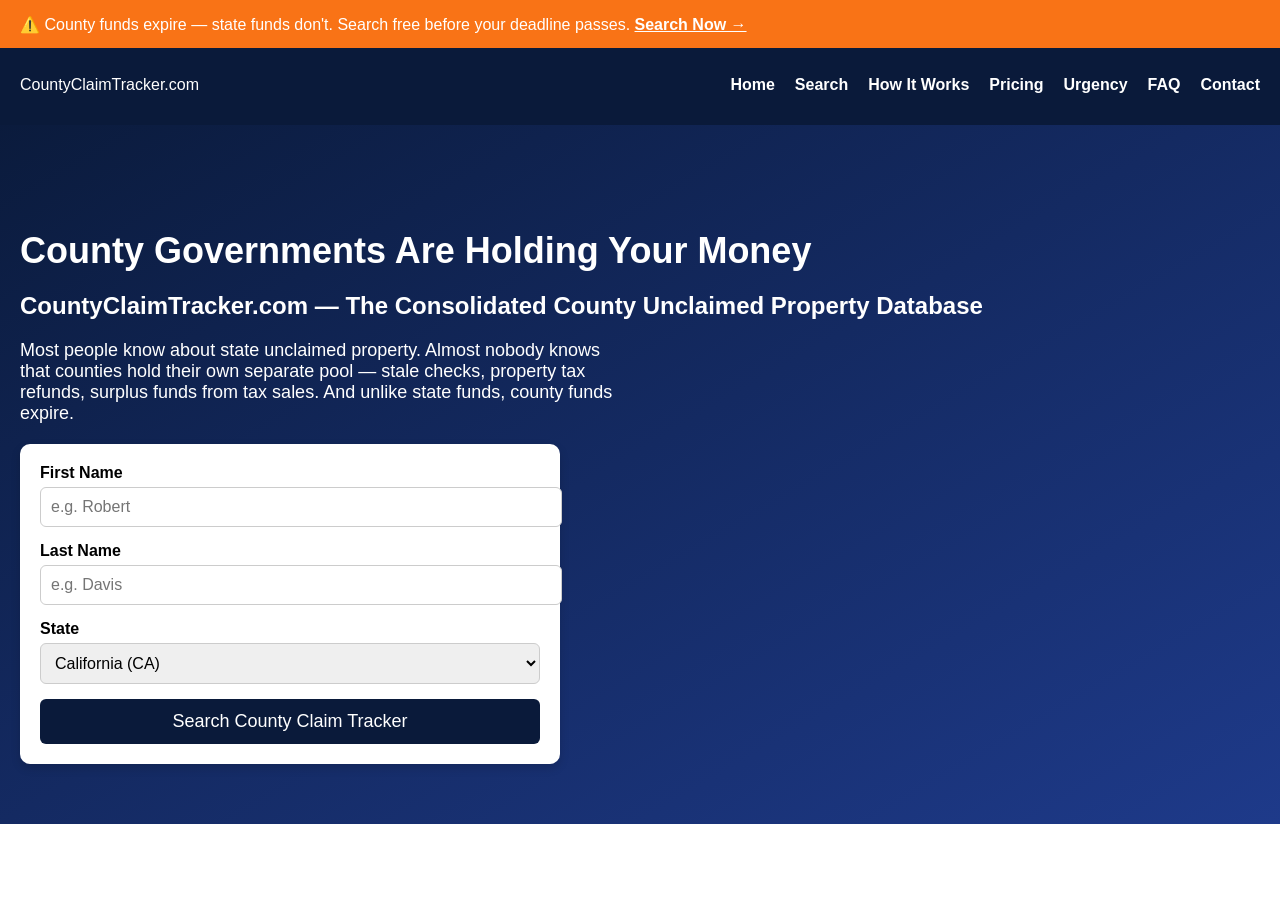
<file: index.html>
<!DOCTYPE html>
<html lang="en">
<head>
  <meta charset="UTF-8">
  <meta name="viewport" content="width=device-width, initial-scale=1.0">
  <title>CountyClaimTracker.com — The Consolidated County Unclaimed Property Database</title>

  <style>
    body {
      margin: 0;
      font-family: Arial, sans-serif;
    }

    /* Announcement Bar */
    #announcement-bar {
      background: #f97316;
      color: white;
      padding: 10px 20px;
      display: flex;
      justify-content: space-between;
      align-items: center;
      position: fixed;
      top: 0;
      width: 100%;
      z-index: 999;
    }

    #announcement-bar a {
      color: white;
      font-weight: bold;
      text-decoration: underline;
    }

    #announcement-close {
      background: none;
      border: none;
      color: white;
      font-size: 22px;
      cursor: pointer;
    }

    /* Sticky Nav */
    .sticky-nav {
      background: #0a1a3a;
      color: white;
      padding: 15px 20px;
      position: sticky;
      top: 45px;
      z-index: 998;
    }

    .nav-container {
      display: flex;
      justify-content: space-between;
      align-items: center;
    }

    .nav-links {
      list-style: none;
      display: flex;
      gap: 20px;
    }

    .nav-links a {
      color: white;
      text-decoration: none;
      font-weight: bold;
    }

    /* Hero Section */
    .hero-section {
      background: linear-gradient(to bottom right, #0a1a3a, #1e3a8a);
      color: white;
      padding: 120px 20px 60px;
    }

    .hero-title {
      font-size: 36px;
      margin-bottom: 10px;
    }

    .hero-subtitle {
      font-size: 18px;
      margin-bottom: 20px;
      max-width: 600px;
    }

    /* Search Card */
    .search-card {
      background: white;
      color: black;
      padding: 20px;
      border-radius: 10px;
      max-width: 500px;
      box-shadow: 0 4px 10px rgba(0,0,0,0.15);
      margin-top: 20px;
    }

    .form-group {
      margin-bottom: 15px;
    }

    .form-label {
      font-weight: bold;
      display: block;
      margin-bottom: 5px;
    }

    .form-input, .form-select {
      width: 100%;
      padding: 10px;
      border-radius: 6px;
      border: 1px solid #ccc;
      font-size: 16px;
    }

    .search-button {
      background: #0a1a3a;
      color: white;
      padding: 12px 20px;
      border: none;
      border-radius: 6px;
      cursor: pointer;
      font-size: 18px;
      width: 100%;
    }
  </style>
</head>

<body class="has-announcement">

  <!-- Announcement Bar -->
  <aside id="announcement-bar">
    <div>
      ⚠️ County funds expire — state funds don't. Search free before your deadline passes.
      <a href="#search-form">Search Now →</a>
    </div>
    <button id="announcement-close">&times;</button>
  </aside>

  <!-- Sticky Navigation -->
  <header class="sticky-nav">
    <div class="nav-container">
      <span class="logo-text">CountyClaimTracker<span class="logo-dot">.com</span></span>

      <ul class="nav-links">
        <li><a href="#home">Home</a></li>
        <li><a href="#search-form">Search</a></li>
        <li><a href="#how-it-works">How It Works</a></li>
        <li><a href="#pricing">Pricing</a></li>
        <li><a href="#urgency">Urgency</a></li>
        <li><a href="#faq">FAQ</a></li>
        <li><a href="#contact">Contact</a></li>
      </ul>
    </div>
  </header>

  <!-- Hero Section -->
  <section class="hero-section" id="home">
    <h1 class="hero-title">County Governments Are Holding Your Money</h1>
    <h1>CountyClaimTracker.com — The Consolidated County Unclaimed Property Database</h1>

    <p class="hero-subtitle">
      Most people know about state unclaimed property. Almost nobody knows that counties hold their own separate pool — stale checks, property tax refunds, surplus funds from tax sales. And unlike state funds, county funds expire.
    </p>

    <!-- Search Form -->
    <div class="search-card" id="search-form">
      <form id="searchForm">
        
        <div class="form-group">
          <label class="form-label">First Name</label>
          <input id="firstName" type="text" class="form-input" placeholder="e.g. Robert" required>
        </div>

        <div class="form-group">
          <label class="form-label">Last Name</label>
          <input id="lastName" type="text" class="form-input" placeholder="e.g. Davis" required>
        </div>

        <div class="form-group">
          <label class="form-label">State</label>
          <select id="stateSelect" class="form-select" required>
            <option value="">Select State</option>
            <option value="CA" selected>California (CA)</option>
          </select>
        </div>

        <button type="submit" class="search-button">Search County Claim Tracker</button>
      </form>
    </div>
  </section>

  <!-- Connect search.js -->
  <script src="search.js"></script>

</body>
</html>
</file>
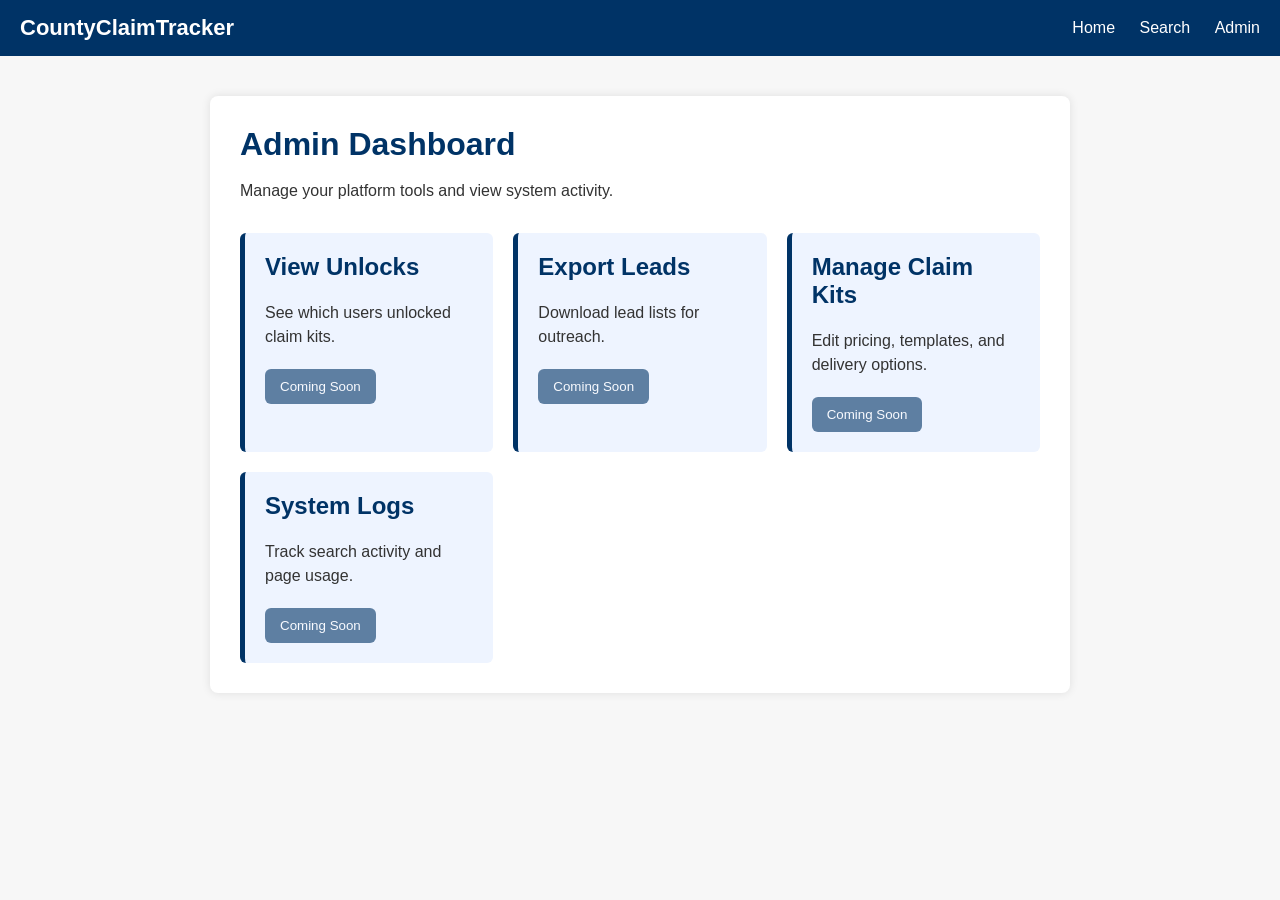
<file: admin.html>
<!DOCTYPE html>
<html>
<head>
  <title>CountyClaimTracker – Admin</title>
  <link rel="stylesheet" href="style.css">
</head>

<body>

  <!-- NAVBAR -->
  <div class="navbar">
    <div class="logo">CountyClaimTracker</div>
    <div class="nav-right">
      <a href="index.html">Home</a>
      <a href="search.html">Search</a>
      <a href="admin.html">Admin</a>
    </div>
  </div>

  <!-- PAGE CONTAINER -->
  <div class="page-container">

    <h1>Admin Dashboard</h1>
    <p>Manage your platform tools and view system activity.</p>

    <!-- ADMIN GRID -->
    <div class="admin-grid">

      <div class="admin-card">
        <h2>View Unlocks</h2>
        <p>See which users unlocked claim kits.</p>
        <button disabled>Coming Soon</button>
      </div>

      <div class="admin-card">
        <h2>Export Leads</h2>
        <p>Download lead lists for outreach.</p>
        <button disabled>Coming Soon</button>
      </div>

      <div class="admin-card">
        <h2>Manage Claim Kits</h2>
        <p>Edit pricing, templates, and delivery options.</p>
        <button disabled>Coming Soon</button>
      </div>

      <div class="admin-card">
        <h2>System Logs</h2>
        <p>Track search activity and page usage.</p>
        <button disabled>Coming Soon</button>
      </div>

    </div>

  </div>

</body>
</html>
</file>
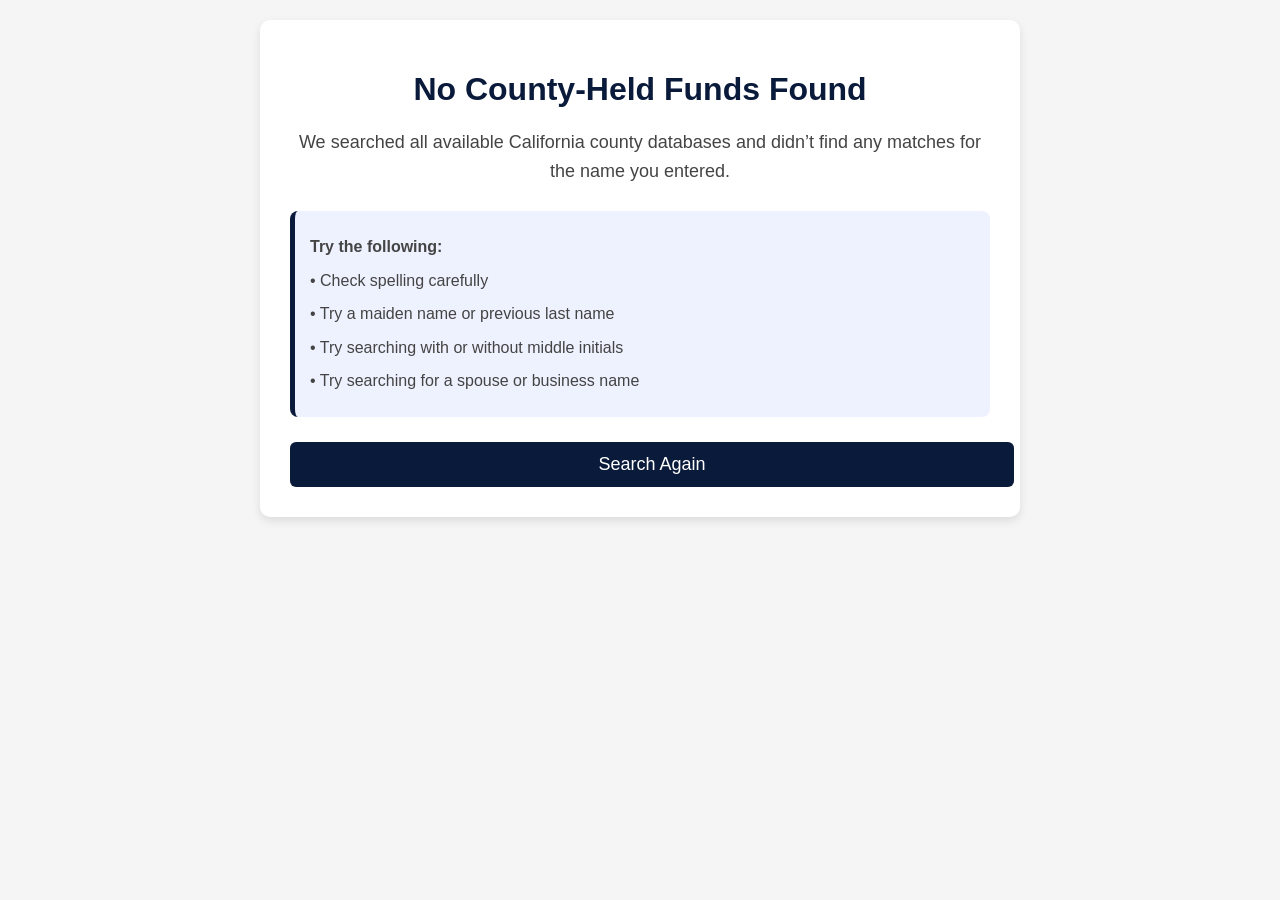
<file: no_results.html>
<!DOCTYPE html>
<html lang="en">
<head>
  <meta charset="UTF-8">
  <meta name="viewport" content="width=device-width, initial-scale=1.0">
  <title>No Results Found</title>

  <style>
    body {
      font-family: Arial, sans-serif;
      margin: 0;
      background: #f5f5f5;
      padding: 20px;
    }

    .container {
      max-width: 700px;
      margin: auto;
      background: white;
      padding: 30px;
      border-radius: 10px;
      box-shadow: 0 4px 10px rgba(0,0,0,0.1);
      text-align: center;
    }

    h1 {
      color: #0a1a3a;
      margin-bottom: 20px;
    }

    p {
      font-size: 18px;
      color: #444;
      line-height: 1.6;
      margin-bottom: 25px;
    }

    .tips {
      text-align: left;
      background: #eef2ff;
      padding: 15px;
      border-radius: 8px;
      margin-bottom: 25px;
      border-left: 5px solid #0a1a3a;
    }

    .tips p {
      margin: 8px 0;
      font-size: 16px;
    }

    .back-button {
      display: block;
      width: 100%;
      padding: 12px;
      background: #0a1a3a;
      color: white;
      text-align: center;
      border-radius: 6px;
      text-decoration: none;
      font-size: 18px;
      cursor: pointer;
    }
  </style>
</head>

<body>

  <div class="container">
    <h1>No County-Held Funds Found</h1>

    <p>
      We searched all available California county databases and didn’t find any
      matches for the name you entered.
    </p>

    <div class="tips">
      <p><strong>Try the following:</strong></p>
      <p>• Check spelling carefully</p>
      <p>• Try a maiden name or previous last name</p>
      <p>• Try searching with or without middle initials</p>
      <p>• Try searching for a spouse or business name</p>
    </div>

    <a href="/" class="back-button">Search Again</a>
  </div>

</body>
</html>
</file>
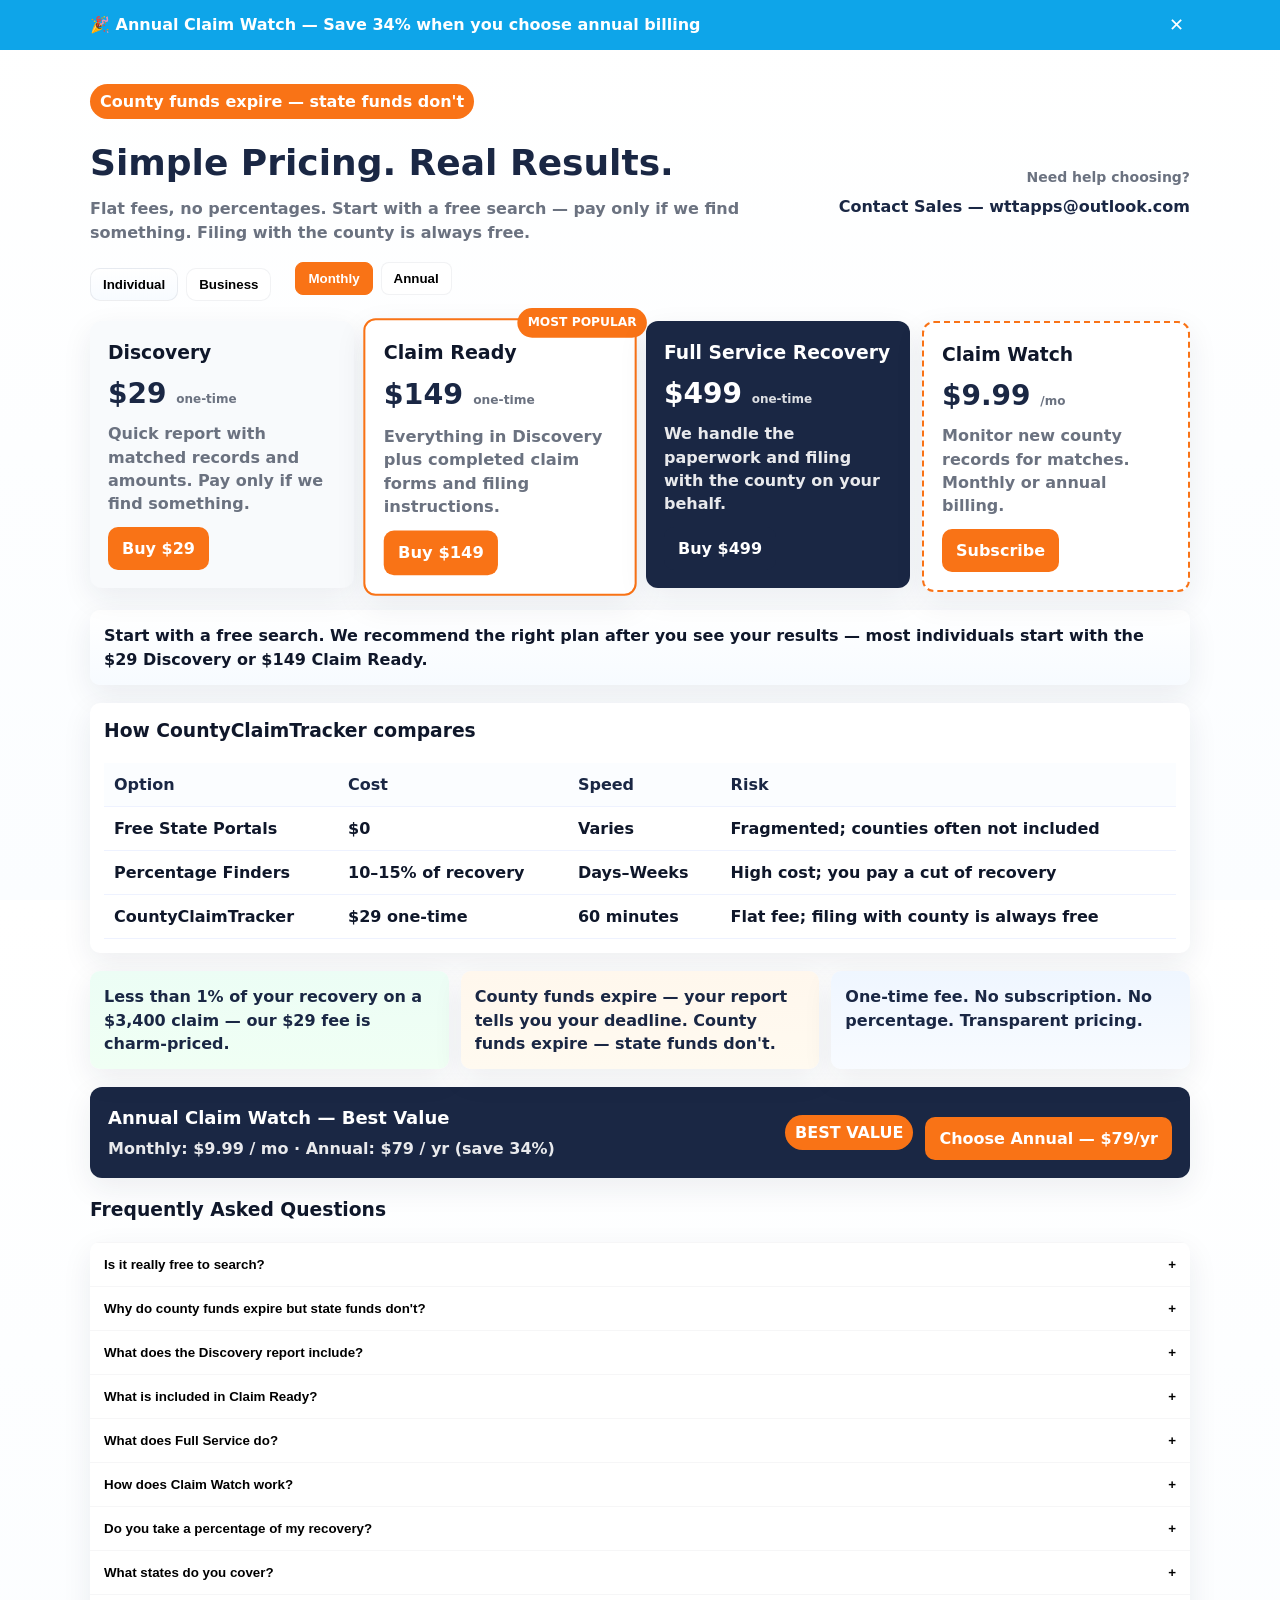
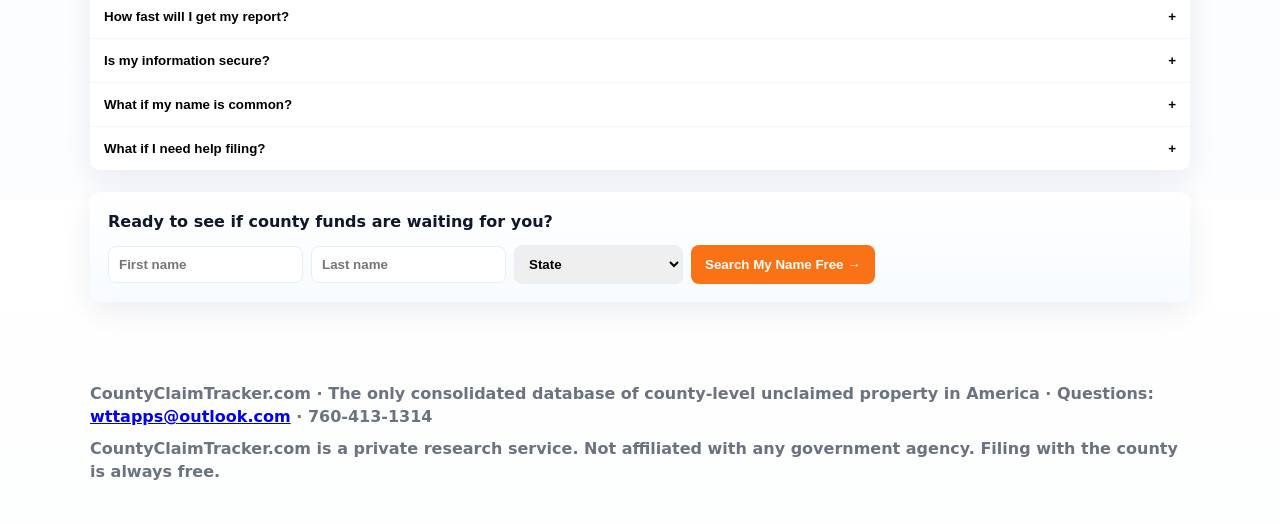
<file: pricing.html>
<!doctype html>
<html lang="en">
<head>
  <meta charset="utf-8" />
  <meta name="viewport" content="width=device-width,initial-scale=1" />
  <title>Pricing — CountyClaimTracker</title>
  <meta name="description" content="Simple pricing for CountyClaimTracker. Flat fees, no percentages. Start with a free search." />
  <style>
    :root{
      --navy:#1a2744;
      --orange:#f97316;
      --green:#16a34a;
      --white:#ffffff;
      --gray:#f8fafc;
      --muted:#6b7280;
      --card-radius:12px;
      --max-width:1100px;
      --shadow: 0 10px 30px rgba(26,39,68,0.08);
      --cta-height:56px;
      --font-sans: "Inter", system-ui, -apple-system, "Segoe UI", Roboto, Arial;
    }
    html,body{height:100%;}
    body{
      margin:0;
      font-family:var(--font-sans);
      color:#0f172a;
      background:linear-gradient(180deg,#ffffff 0%, #fbfdff 100%);
      -webkit-font-smoothing:antialiased;
      -moz-osx-font-smoothing:grayscale;
      line-height:1.45;
    }

    /* Announcement bar */
    .announcement{
      position:fixed;
      top:0;
      left:0;
      right:0;
      background:#0ea5e9; /* bright blue for announcement */
      color:var(--white);
      z-index:1200;
      display:flex;
      align-items:center;
      justify-content:center;
      padding:8px 16px;
      font-weight:800;
      gap:12px;
    }
    .announcement .msg{max-width:var(--max-width); width:100%; display:flex; align-items:center; justify-content:space-between; gap:12px;}
    .announcement .close{background:transparent;border:0;color:inherit;font-size:18px;cursor:pointer;padding:6px;}

    /* Page container */
    .page{max-width:var(--max-width); margin:84px auto 80px; padding:0 16px;}

    /* Hero */
    .hero{display:flex; align-items:center; justify-content:space-between; gap:12px;}
    .hero-left{max-width:720px;}
    .prepill{display:inline-block;background:var(--orange);color:var(--white);padding:6px 10px;border-radius:999px;font-weight:900;margin-bottom:12px;}
    h1{font-size:36px;margin:6px 0 8px;color:var(--navy);}
    p.lead{color:var(--muted);margin:0 0 12px;font-weight:800;}
    .tabs{display:flex; gap:8px; margin-top:12px;}
    .tab-btn{padding:8px 12px;border-radius:10px;border:1px solid rgba(26,39,68,0.06);background:var(--white);cursor:pointer;font-weight:900;}
    .tab-btn.active{background:linear-gradient(180deg,#fff,#f7fbff);border-color:rgba(26,39,68,0.08);}

    /* Billing toggle */
    .billing-toggle{display:flex; gap:8px; align-items:center; margin-left:12px;}
    .billing-toggle button{padding:8px 12px;border-radius:8px;border:1px solid rgba(26,39,68,0.06);background:var(--white);cursor:pointer;font-weight:800;}
    .billing-toggle .active{background:var(--orange);color:var(--white);border-color:var(--orange);}

    /* Pricing grid */
    .pricing-grid{display:flex; gap:12px; margin-top:20px; flex-wrap:wrap; align-items:flex-start;}
    .card{background:var(--white); padding:18px; border-radius:12px; box-shadow:var(--shadow); min-width:220px; max-width:320px; flex:1; position:relative;}
    .card.gray{background:#f8fafc;}
    .card.dark{background:var(--navy); color:var(--white);}
    .card.featured{border:2px solid var(--orange); transform:scale(1.02);}
    .badge{position:absolute; top:-12px; right:-12px; background:var(--orange); color:var(--white); padding:6px 10px; border-radius:999px; font-weight:900; font-size:12px;}
    .price{font-size:28px;font-weight:900;color:var(--navy);}
    .price.dark{color:var(--white);}
    .desc{color:var(--muted); margin-top:8px; font-weight:800;}
    .buy{display:inline-block;margin-top:12px;padding:10px 14px;border-radius:10px;text-decoration:none;font-weight:900;}
    .buy.primary{background:var(--orange);color:var(--white);}
    .buy.secondary{background:var(--navy);color:var(--white);}

    /* Claim Watch dashed */
    .card.dashed{border:2px dashed var(--orange);}

    /* Guidance box */
    .guidance{margin-top:18px;background:linear-gradient(180deg,#fff,#f7fbff);padding:14px;border-radius:10px;box-shadow:var(--shadow);font-weight:900;}

    /* Value comparison table */
    .comparison{margin-top:18px;background:var(--white);padding:14px;border-radius:10px;box-shadow:var(--shadow);overflow:auto;}
    table{width:100%;border-collapse:collapse;font-weight:800;}
    th,td{padding:10px;border-bottom:1px solid #eef2ff;text-align:left;}
    th{background:#fbfdff;color:var(--navy);}

    /* Callouts */
    .callouts{display:flex; gap:12px; margin-top:18px; flex-wrap:wrap;}
    .callout{flex:1; min-width:220px; padding:14px; border-radius:10px; box-shadow:var(--shadow); font-weight:900;}
    .callout.green{background:linear-gradient(180deg,#ecfdf5,#f0fff4); color:var(--navy);}
    .callout.amber{background:linear-gradient(180deg,#fff7ed,#fffaf0); color:var(--navy);}
    .callout.blue{background:linear-gradient(180deg,#eff6ff,#f8fbff); color:var(--navy);}

    /* Annual highlight */
    .annual{margin-top:18px;background:var(--navy);color:var(--white);padding:18px;border-radius:12px;box-shadow:var(--shadow);display:flex;gap:12px;align-items:center;justify-content:space-between;flex-wrap:wrap;}
    .best{background:var(--orange);color:var(--white);padding:6px 10px;border-radius:999px;font-weight:900;}

    /* FAQ */
    .faq{margin-top:18px;}
    .accordion{background:var(--white);border-radius:10px;box-shadow:var(--shadow);overflow:hidden;}
    .qa{border-top:1px solid rgba(26,39,68,0.04);}
    .qa button{width:100%;text-align:left;padding:14px;background:transparent;border:0;font-weight:900;display:flex;justify-content:space-between;align-items:center;cursor:pointer;}
    .qa .answer{padding:0 14px 14px 14px;color:var(--muted);display:none;font-weight:800;}

    /* Final CTA */
    .final-cta{margin-top:22px;background:linear-gradient(180deg,#fff,#f7fbff);padding:18px;border-radius:12px;box-shadow:var(--shadow);display:flex;gap:12px;align-items:center;justify-content:space-between;flex-wrap:wrap;}
    .search-card{display:flex;gap:8px;align-items:center;}
    .search-card input, .search-card select{padding:10px;border-radius:8px;border:1px solid #e6eef6;font-weight:800;}
    .search-card .search-cta{background:var(--orange);color:var(--white);padding:12px 14px;border-radius:8px;border:0;font-weight:900;cursor:pointer;}

    /* Responsive */
    @media (max-width:980px){
      .hero{flex-direction:column;align-items:flex-start;}
      .pricing-grid{flex-direction:column;}
      .callouts{flex-direction:column;}
      .annual{flex-direction:column;align-items:flex-start;}
      .final-cta{flex-direction:column;align-items:flex-start;}
    }
  </style>
</head>
<body>
  <!-- Announcement -->
  <div class="announcement" id="announcement">
    <div class="msg">
      <div>🎉 Annual Claim Watch — Save 34% when you choose annual billing</div>
      <button class="close" id="dismissAnn" aria-label="Dismiss announcement">✕</button>
    </div>
  </div>

  <main class="page" role="main">
    <!-- Hero -->
    <section class="hero" aria-label="Pricing hero">
      <div class="hero-left">
        <div class="prepill">County funds expire — state funds don't</div>
        <h1>Simple Pricing. Real Results.</h1>
        <p class="lead">Flat fees, no percentages. Start with a free search — pay only if we find something. Filing with the county is always free.</p>

        <div style="display:flex;align-items:center;gap:12px;margin-top:8px;">
          <div class="tabs" role="tablist" aria-label="Pricing tabs">
            <button class="tab-btn active" id="tabIndividual">Individual</button>
            <button class="tab-btn" id="tabBusiness">Business</button>
          </div>

          <div class="billing-toggle" aria-label="Billing toggle">
            <button id="billMonthly" class="active">Monthly</button>
            <button id="billAnnual">Annual</button>
          </div>
        </div>
      </div>

      <div style="text-align:right;">
        <div style="font-weight:900;font-size:14px;color:var(--muted);">Need help choosing?</div>
        <div style="margin-top:8px;"><a href="mailto:wttapps@outlook.com" style="text-decoration:none;color:var(--navy);font-weight:900;">Contact Sales — wttapps@outlook.com</a></div>
      </div>
    </section>

    <!-- Pricing grid -->
    <section id="pricingSection" aria-label="Pricing options">
      <div class="pricing-grid" id="individualGrid">
        <!-- Discovery $29 -->
        <div class="card gray">
          <h3 style="margin:0 0 8px;">Discovery</h3>
          <div class="price">$29 <span style="font-size:12px;font-weight:800;color:var(--muted);">one-time</span></div>
          <div class="desc">Quick report with matched records and amounts. Pay only if we find something.</div>
          <a class="buy primary" href="https://buy.stripe.com/28E00kg4Z3uv3lJ8O76c00d">Buy $29</a>
        </div>

        <!-- Claim Ready $149 (featured) -->
        <div class="card featured">
          <div class="badge">MOST POPULAR</div>
          <h3 style="margin:0 0 8px;">Claim Ready</h3>
          <div class="price">$149 <span style="font-size:12px;font-weight:800;color:var(--muted);">one-time</span></div>
          <div class="desc">Everything in Discovery plus completed claim forms and filing instructions.</div>
          <a class="buy primary" href="https://buy.stripe.com/6oU7sM9GB2qr1dB4xR6c00b">Buy $149</a>
        </div>

        <!-- Full Service $499 -->
        <div class="card dark">
          <h3 style="margin:0 0 8px;color:var(--white);">Full Service Recovery</h3>
          <div class="price dark">$499 <span style="font-size:12px;font-weight:800;color:rgba(255,255,255,0.85);">one-time</span></div>
          <div class="desc" style="color:rgba(255,255,255,0.9);">We handle the paperwork and filing with the county on your behalf.</div>
          <a class="buy secondary" href="https://buy.stripe.com/cNibJ28Cx8OP09x4xR6c009">Buy $499</a>
        </div>

        <!-- Claim Watch $9.99/mo -->
        <div class="card dashed" id="claimWatchCard">
          <h3 style="margin:0 0 8px;">Claim Watch</h3>
          <div class="price">$9.99 <span style="font-size:12px;font-weight:800;color:var(--muted);">/mo</span></div>
          <div class="desc">Monitor new county records for matches. Monthly or annual billing.</div>
          <a class="buy primary" id="claimWatchBuy" href="https://buy.stripe.com/14A6oIdWR4yz1dB7K36c008">Subscribe</a>
        </div>
      </div>

      <!-- Business grid (hidden by default) -->
      <div class="pricing-grid" id="businessGrid" style="display:none;">
        <div class="card gray">
          <h3 style="margin:0 0 8px;">Business Discovery</h3>
          <div class="price">$99 <span style="font-size:12px;font-weight:800;color:var(--muted);">one-time</span></div>
          <div class="desc">Search and report tailored for businesses and entities.</div>
          <a class="buy primary" href="https://buy.stripe.com/eVqdRabOJe99cWjfcv6c00c">Buy $99</a>
        </div>

        <div class="card featured">
          <div class="badge">MOST POPULAR</div>
          <h3 style="margin:0 0 8px;">Business Claim Ready</h3>
          <div class="price">$299 <span style="font-size:12px;font-weight:800;color:var(--muted);">one-time</span></div>
          <div class="desc">Complete claim package for businesses, including entity documentation prep.</div>
          <a class="buy primary" href="https://buy.stripe.com/bJe4gAbOJ2qrcWj2pJ6c00a">Buy $299</a>
        </div>

        <div class="card dashed">
          <h3 style="margin:0 0 8px;">Business Claim Watch</h3>
          <div class="price">$29 <span style="font-size:12px;font-weight:800;color:var(--muted);">/mo</span></div>
          <div class="desc">Monitor county records for business matches. Monthly or annual billing.</div>
          <a class="buy primary" href="https://buy.stripe.com/14A6oIdWR4yz1dB7K36c008">Subscribe</a>
        </div>
      </div>
    </section>

    <!-- Guidance -->
    <div class="guidance" role="note">
      Start with a free search. We recommend the right plan after you see your results — most individuals start with the $29 Discovery or $149 Claim Ready.
    </div>

    <!-- Comparison table -->
    <div class="comparison" aria-label="Value comparison">
      <h3 style="margin-top:0;">How CountyClaimTracker compares</h3>
      <table>
        <thead>
          <tr>
            <th>Option</th>
            <th>Cost</th>
            <th>Speed</th>
            <th>Risk</th>
          </tr>
        </thead>
        <tbody>
          <tr>
            <td>Free State Portals</td>
            <td>$0</td>
            <td>Varies</td>
            <td>Fragmented; counties often not included</td>
          </tr>
          <tr>
            <td>Percentage Finders</td>
            <td>10–15% of recovery</td>
            <td>Days–Weeks</td>
            <td>High cost; you pay a cut of recovery</td>
          </tr>
          <tr>
            <td><strong>CountyClaimTracker</strong></td>
            <td><strong>$29 one-time</strong></td>
            <td><strong>60 minutes</strong></td>
            <td><strong>Flat fee; filing with county is always free</strong></td>
          </tr>
        </tbody>
      </table>
    </div>

    <!-- Callouts -->
    <div class="callouts">
      <div class="callout green">
        Less than 1% of your recovery on a $3,400 claim — our $29 fee is charm-priced.
      </div>
      <div class="callout amber">
        County funds expire — your report tells you your deadline. County funds expire — state funds don't.
      </div>
      <div class="callout blue">
        One-time fee. No subscription. No percentage. Transparent pricing.
      </div>
    </div>

    <!-- Annual highlight -->
    <div class="annual" aria-label="Annual plan highlight">
      <div>
        <div style="font-weight:900;font-size:18px;">Annual Claim Watch — Best Value</div>
        <div style="margin-top:6px; color:rgba(255,255,255,0.9); font-weight:800;">Monthly: $9.99 / mo · Annual: $79 / yr (save 34%)</div>
      </div>
      <div style="display:flex;gap:12px;align-items:center;">
        <div class="best">BEST VALUE</div>
        <a class="buy primary" href="https://buy.stripe.com/28E5kE061aWX7BZc0j6c007">Choose Annual — $79/yr</a>
      </div>
    </div>

    <!-- FAQ (12 questions) -->
    <section class="faq" aria-label="Pricing FAQ">
      <h3 style="margin-top:18px;">Frequently Asked Questions</h3>
      <div class="accordion" id="faqAccordion">
        <div class="qa">
          <button aria-expanded="false">Is it really free to search? <span aria-hidden="true">+</span></button>
          <div class="answer">Yes. Searching our database is free. You only pay a flat fee if we find a match and you want the full report. Filing with the county is always free.</div>
        </div>

        <div class="qa">
          <button aria-expanded="false">Why do county funds expire but state funds don't? <span aria-hidden="true">+</span></button>
          <div class="answer">County rules and retention policies vary; some counties have deadlines or procedures that can result in funds being forfeited if not claimed. State-held unclaimed property is typically retained under state law and does not expire.</div>
        </div>

        <div class="qa">
          <button aria-expanded="false">What does the Discovery report include? <span aria-hidden="true">+</span></button>
          <div class="answer">Discovery returns matched records and amounts (teaser). County details and deadlines are revealed after payment for the full report.</div>
        </div>

        <div class="qa">
          <button aria-expanded="false">What is included in Claim Ready? <span aria-hidden="true">+</span></button>
          <div class="answer">Claim Ready includes pre-filled claim forms, required documents checklist, claim form PDFs, and step-by-step filing instructions to submit to the county.</div>
        </div>

        <div class="qa">
          <button aria-expanded="false">What does Full Service do? <span aria-hidden="true">+</span></button>
          <div class="answer">Full Service Recovery handles paperwork and filing on your behalf and provides priority support for complex claims.</div>
        </div>

        <div class="qa">
          <button aria-expanded="false">How does Claim Watch work? <span aria-hidden="true">+</span></button>
          <div class="answer">Claim Watch scans new county records monthly and emails you when a match appears. You can cancel anytime.</div>
        </div>

        <div class="qa">
          <button aria-expanded="false">Do you take a percentage of my recovery? <span aria-hidden="true">+</span></button>
          <div class="answer">No. We charge flat fees only. We never take a percentage of your recovery.</div>
        </div>

        <div class="qa">
          <button aria-expanded="false">What states do you cover? <span aria-hidden="true">+</span></button>
          <div class="answer">We currently cover county-level records for 21 states and add more monthly. Coverage is updated regularly.</div>
        </div>

        <div class="qa">
          <button aria-expanded="false">How fast will I get my report? <span aria-hidden="true">+</span></button>
          <div class="answer">Discovery results appear in about 60 seconds. Paid full reports are delivered within 60 minutes via email.</div>
        </div>

        <div class="qa">
          <button aria-expanded="false">Is my information secure? <span aria-hidden="true">+</span></button>
          <div class="answer">Yes. We use Stripe for payments and follow best practices for data handling. Notification emails are sent to wttapps@outlook.com.</div>
        </div>

        <div class="qa">
          <button aria-expanded="false">What if my name is common? <span aria-hidden="true">+</span></button>
          <div class="answer">We return all matching records and variations. Our report includes supporting details (dates, amounts, record types) to help you identify the correct match.</div>
        </div>

        <div class="qa">
          <button aria-expanded="false">What if I need help filing? <span aria-hidden="true">+</span></button>
          <div class="answer">We offer Claim Ready ($149) and Full Service ($499) options to prepare documents or file on your behalf. Filing with the county is always free.</div>
        </div>
      </div>
    </section>

    <!-- Final CTA -->
    <div class="final-cta" aria-label="Final call to action">
      <div style="font-weight:900;">Ready to see if county funds are waiting for you?</div>
      <form class="search-card" action="search-results.html" method="get" onsubmit="return validateSearch(this);">
        <input name="first" type="text" placeholder="First name" required />
        <input name="last" type="text" placeholder="Last name" required />
        <select name="state" required>
          <option value="">State</option>
          <option value="AL">Alabama</option>
          <option value="AK">Alaska</option>
          <option value="AZ">Arizona</option>
          <option value="AR">Arkansas</option>
          <option value="CA">California</option>
          <option value="CO">Colorado</option>
          <option value="CT">Connecticut</option>
          <option value="DE">Delaware</option>
          <option value="DC">District of Columbia</option>
          <option value="FL">Florida</option>
          <option value="GA">Georgia</option>
          <option value="HI">Hawaii</option>
          <option value="ID">Idaho</option>
          <option value="IL">Illinois</option>
          <option value="IN">Indiana</option>
          <option value="IA">Iowa</option>
          <option value="KS">Kansas</option>
          <option value="KY">Kentucky</option>
          <option value="LA">Louisiana</option>
          <option value="ME">Maine</option>
          <option value="MD">Maryland</option>
          <option value="MA">Massachusetts</option>
          <option value="MI">Michigan</option>
          <option value="MN">Minnesota</option>
          <option value="MS">Mississippi</option>
          <option value="MO">Missouri</option>
          <option value="MT">Montana</option>
          <option value="NE">Nebraska</option>
          <option value="NV">Nevada</option>
          <option value="NH">New Hampshire</option>
          <option value="NJ">New Jersey</option>
          <option value="NM">New Mexico</option>
          <option value="NY">New York</option>
          <option value="NC">North Carolina</option>
          <option value="ND">North Dakota</option>
          <option value="OH">Ohio</option>
          <option value="OK">Oklahoma</option>
          <option value="OR">Oregon</option>
          <option value="PA">Pennsylvania</option>
          <option value="RI">Rhode Island</option>
          <option value="SC">South Carolina</option>
          <option value="SD">South Dakota</option>
          <option value="TN">Tennessee</option>
          <option value="TX">Texas</option>
          <option value="UT">Utah</option>
          <option value="VT">Vermont</option>
          <option value="VA">Virginia</option>
          <option value="WA">Washington</option>
          <option value="WV">West Virginia</option>
          <option value="WI">Wisconsin</option>
          <option value="WY">Wyoming</option>
        </select>
        <button class="search-cta" type="submit">Search My Name Free →</button>
      </form>
    </div>
  </main>

  <footer style="max-width:var(--max-width);margin:24px auto;padding:0 16px 40px;color:var(--muted);font-weight:800;">
    CountyClaimTracker.com · The only consolidated database of county-level unclaimed property in America · Questions: <a href="mailto:wttapps@outlook.com">wttapps@outlook.com</a> · 760-413-1314
    <div style="margin-top:8px;">CountyClaimTracker.com is a private research service. Not affiliated with any government agency. Filing with the county is always free.</div>
  </footer>

  <script>
    // Stripe links (real links provided)
    const STRIPE_LINK_29 = 'https://buy.stripe.com/28E00kg4Z3uv3lJ8O76c00d';
    const STRIPE_LINK_149 = 'https://buy.stripe.com/6oU7sM9GB2qr1dB4xR6c00b';
    const STRIPE_LINK_499 = 'https://buy.stripe.com/cNibJ28Cx8OP09x4xR6c009';
    const STRIPE_LINK_MONTHLY = 'https://buy.stripe.com/14A6oIdWR4yz1dB7K36c008';
    const STRIPE_LINK_ANNUAL = 'https://buy.stripe.com/28E5kE061aWX7BZc0j6c007';
    const STRIPE_LINK_99 = 'https://buy.stripe.com/eVqdRabOJe99cWjfcv6c00c';
    const STRIPE_LINK_299 = 'https://buy.stripe.com/bJe4gAbOJ2qrcWj2pJ6c00a';

    // Announcement dismiss
    (function(){
      const ann = document.getElementById('announcement');
      const btn = document.getElementById('dismissAnn');
      btn.addEventListener('click', function(){ ann.style.display='none'; try{ localStorage.setItem('cct_pricing_ann','1'); }catch(e){} });
      try{ if(localStorage.getItem('cct_pricing_ann')==='1') ann.style.display='none'; }catch(e){}
    })();

    // Tabs: Individual / Business
    const tabInd = document.getElementById('tabIndividual');
    const tabBiz = document.getElementById('tabBusiness');
    const indGrid = document.getElementById('individualGrid');
    const bizGrid = document.getElementById('businessGrid');

    tabInd.addEventListener('click', function(){
      tabInd.classList.add('active'); tabBiz.classList.remove('active');
      indGrid.style.display = 'flex'; bizGrid.style.display = 'none';
    });
    tabBiz.addEventListener('click', function(){
      tabBiz.classList.add('active'); tabInd.classList.remove('active');
      indGrid.style.display = 'none'; bizGrid.style.display = 'flex';
    });

    // Billing toggle: Monthly / Annual
    const billMonthly = document.getElementById('billMonthly');
    const billAnnual = document.getElementById('billAnnual');
    const claimWatchBuy = document.getElementById('claimWatchBuy');

    function setBilling(mode){
      if(mode === 'monthly'){
        billMonthly.classList.add('active'); billAnnual.classList.remove('active');
        // Claim Watch monthly
        claimWatchBuy.href = STRIPE_LINK_MONTHLY;
        // Update any other monthly links if needed (none here)
      } else {
        billAnnual.classList.add('active'); billMonthly.classList.remove('active');
        claimWatchBuy.href = STRIPE_LINK_ANNUAL;
      }
    }
    billMonthly.addEventListener('click', ()=>setBilling('monthly'));
    billAnnual.addEventListener('click', ()=>setBilling('annual'));
    // default monthly
    setBilling('monthly');

    // FAQ accordion
    document.querySelectorAll('#faqAccordion .qa button').forEach(function(btn){
      btn.addEventListener('click', function(){
        const expanded = this.getAttribute('aria-expanded') === 'true';
        document.querySelectorAll('#faqAccordion .qa button').forEach(function(b){
          b.setAttribute('aria-expanded','false');
          if(b.nextElementSibling) b.nextElementSibling.style.display='none';
        });
        if(!expanded){
          this.setAttribute('aria-expanded','true');
          if(this.nextElementSibling) this.nextElementSibling.style.display='block';
        }
      });
    });

    // Validate search form
    function validateSearch(form){
      const f = form.first.value.trim();
      const l = form.last.value.trim();
      const s = form.state.value;
      if(!f || !l || !s){
        alert('Please enter first name, last name, and state.');
        return false;
      }
      return true;
    }

    // Wire buy buttons to correct links (defense-in-depth)
    (function wireLinks(){
      // Individual
      document.querySelectorAll('.pricing-grid a.buy').forEach(a=>{
        const txt = a.textContent || '';
        if(txt.includes('$29')) a.href = STRIPE_LINK_29;
        if(txt.includes('$149')) a.href = STRIPE_LINK_149;
        if(txt.includes('$499')) a.href = STRIPE_LINK_499;
        if(txt.includes('$99')) a.href = STRIPE_LINK_99;
        if(txt.includes('$299')) a.href = STRIPE_LINK_299;
      });
      // Claim Watch already set via billing toggle
    })();

    // Accessibility: keyboard focus for tabs
    tabInd.addEventListener('keydown', (e)=>{ if(e.key==='Enter') tabInd.click(); });
    tabBiz.addEventListener('keydown', (e)=>{ if(e.key==='Enter') tabBiz.click(); });

  </script>
</body>
</html>
</file>
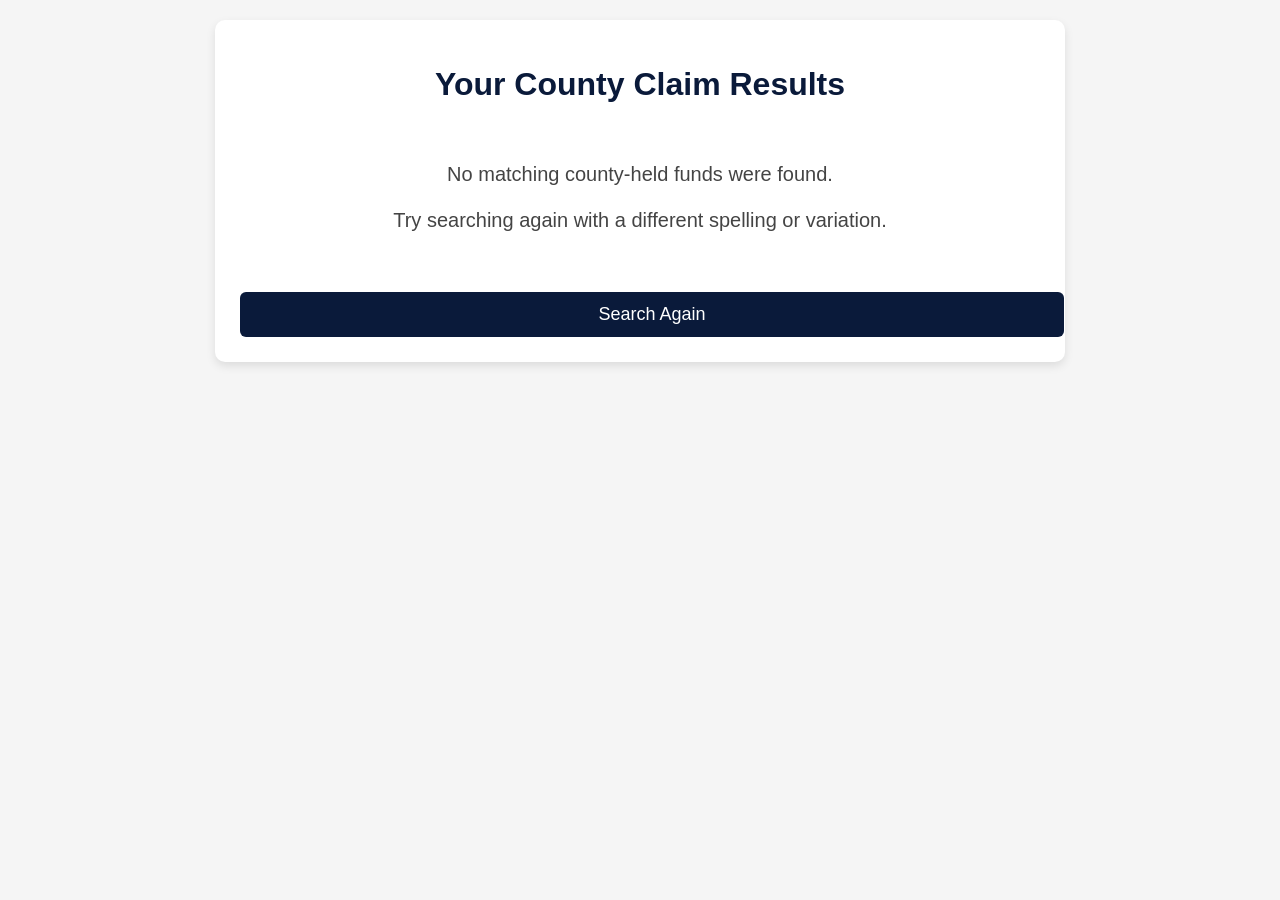
<file: search_results.html>
<!DOCTYPE html>
<html lang="en">
<head>
  <meta charset="UTF-8">
  <meta name="viewport" content="width=device-width, initial-scale=1.0">
  <title>Your County Claim Results</title>

  <style>
    body {
      font-family: Arial, sans-serif;
      margin: 0;
      background: #f5f5f5;
      padding: 20px;
    }

    .container {
      max-width: 800px;
      margin: auto;
      background: white;
      padding: 25px;
      border-radius: 10px;
      box-shadow: 0 4px 10px rgba(0,0,0,0.1);
    }

    h1 {
      text-align: center;
      color: #0a1a3a;
      margin-bottom: 20px;
    }

    .result-card {
      background: #eef2ff;
      padding: 15px;
      border-radius: 8px;
      margin-bottom: 15px;
      border-left: 5px solid #0a1a3a;
    }

    .result-card p {
      margin: 6px 0;
      font-size: 16px;
    }

    .no-results {
      text-align: center;
      font-size: 20px;
      padding: 40px;
      color: #444;
    }

    .back-button {
      display: block;
      width: 100%;
      padding: 12px;
      background: #0a1a3a;
      color: white;
      text-align: center;
      border-radius: 6px;
      text-decoration: none;
      margin-top: 20px;
      font-size: 18px;
    }
  </style>
</head>

<body>

  <div class="container">
    <h1>Your County Claim Results</h1>

    <div id="resultsContainer"></div>

    <a href="/" class="back-button">Search Again</a>
  </div>

  <script>
    const results = JSON.parse(localStorage.getItem("searchResults"));

    const container = document.getElementById("resultsContainer");

    if (!results || results.length === 0) {
      container.innerHTML = `
        <div class="no-results">
          No matching county-held funds were found.<br><br>
          Try searching again with a different spelling or variation.
        </div>
      `;
    } else {
      let html = "";

      results.forEach(r => {
        html += `
          <div class="result-card">
            <p><strong>Name:</strong> ${r.name}</p>
            <p><strong>County:</strong> ${r.county}</p>
            <p><strong>Amount:</strong> $${r.amount}</p>
            <p><strong>Status:</strong> ${r.status}</p>
            <p><strong>Address:</strong> ${r.address}</p>
            <p><strong>City:</strong> ${r.city}</p>
            <p><strong>ZIP:</strong> ${r.zip}</p>
          </div>
        `;
      });

      container.innerHTML = html;
    }
  </script>

</body>
</html>
</file>
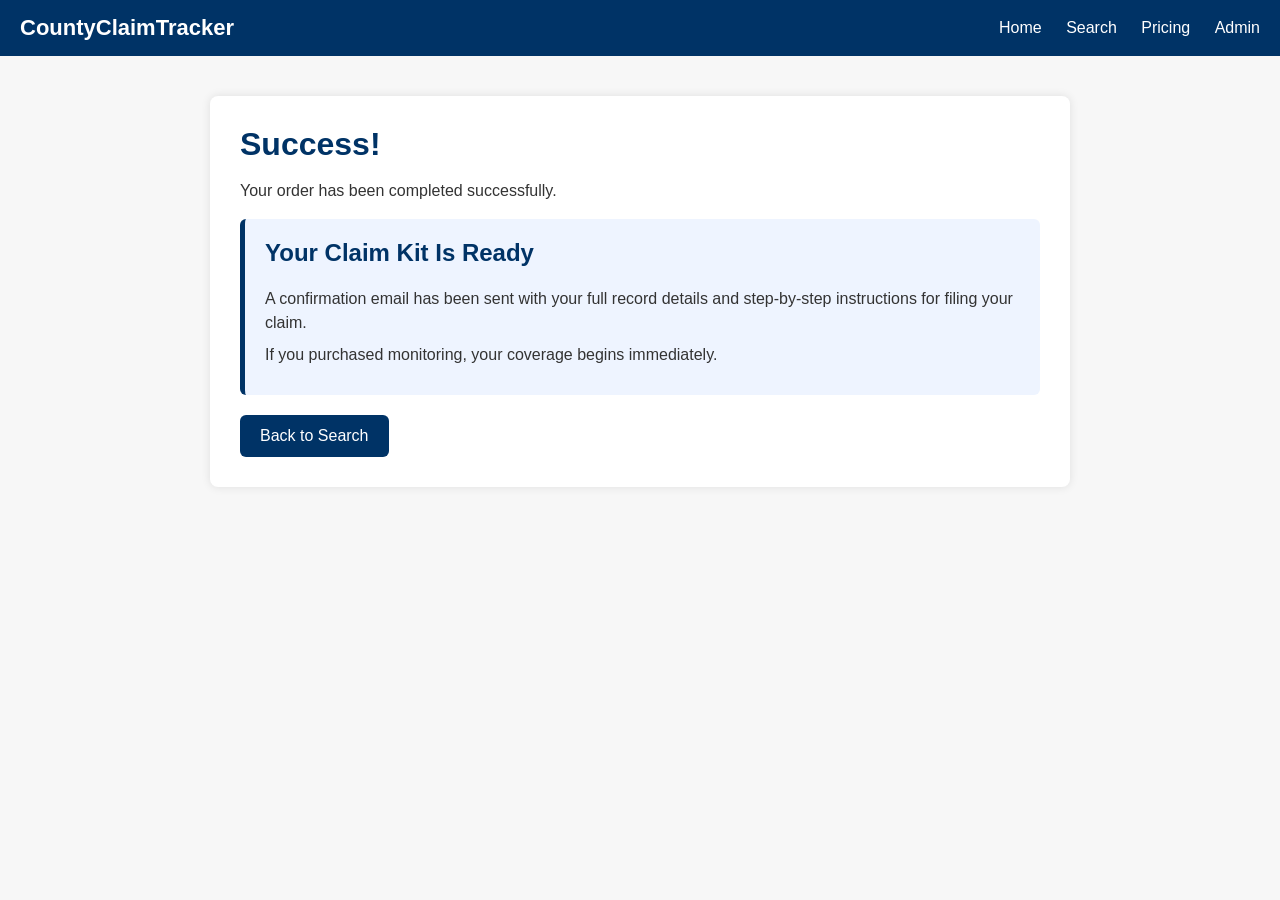
<file: success.html>
<!DOCTYPE html>
<html>
<head>
  <title>Order Complete – CountyClaimTracker</title>
  <link rel="stylesheet" href="style.css">
</head>

<body>

  <!-- NAVBAR -->
  <div class="navbar">
    <div class="logo">CountyClaimTracker</div>
    <div class="nav-right">
      <a href="index.html">Home</a>
      <a href="search.html">Search</a>
      <a href="pricing.html">Pricing</a>
      <a href="admin.html">Admin</a>
    </div>
  </div>

  <!-- PAGE CONTAINER -->
  <div class="page-container">

    <h1>Success!</h1>
    <p>Your order has been completed successfully.</p>

    <div class="checkout-card">
      <h2>Your Claim Kit Is Ready</h2>
      <p>
        A confirmation email has been sent with your full record details  
        and step‑by‑step instructions for filing your claim.
      </p>
      <p>
        If you purchased monitoring, your coverage begins immediately.
      </p>
    </div>

    <a class="primary-btn" href="search.html">Back to Search</a>

  </div>

</body>
</html>
</file>
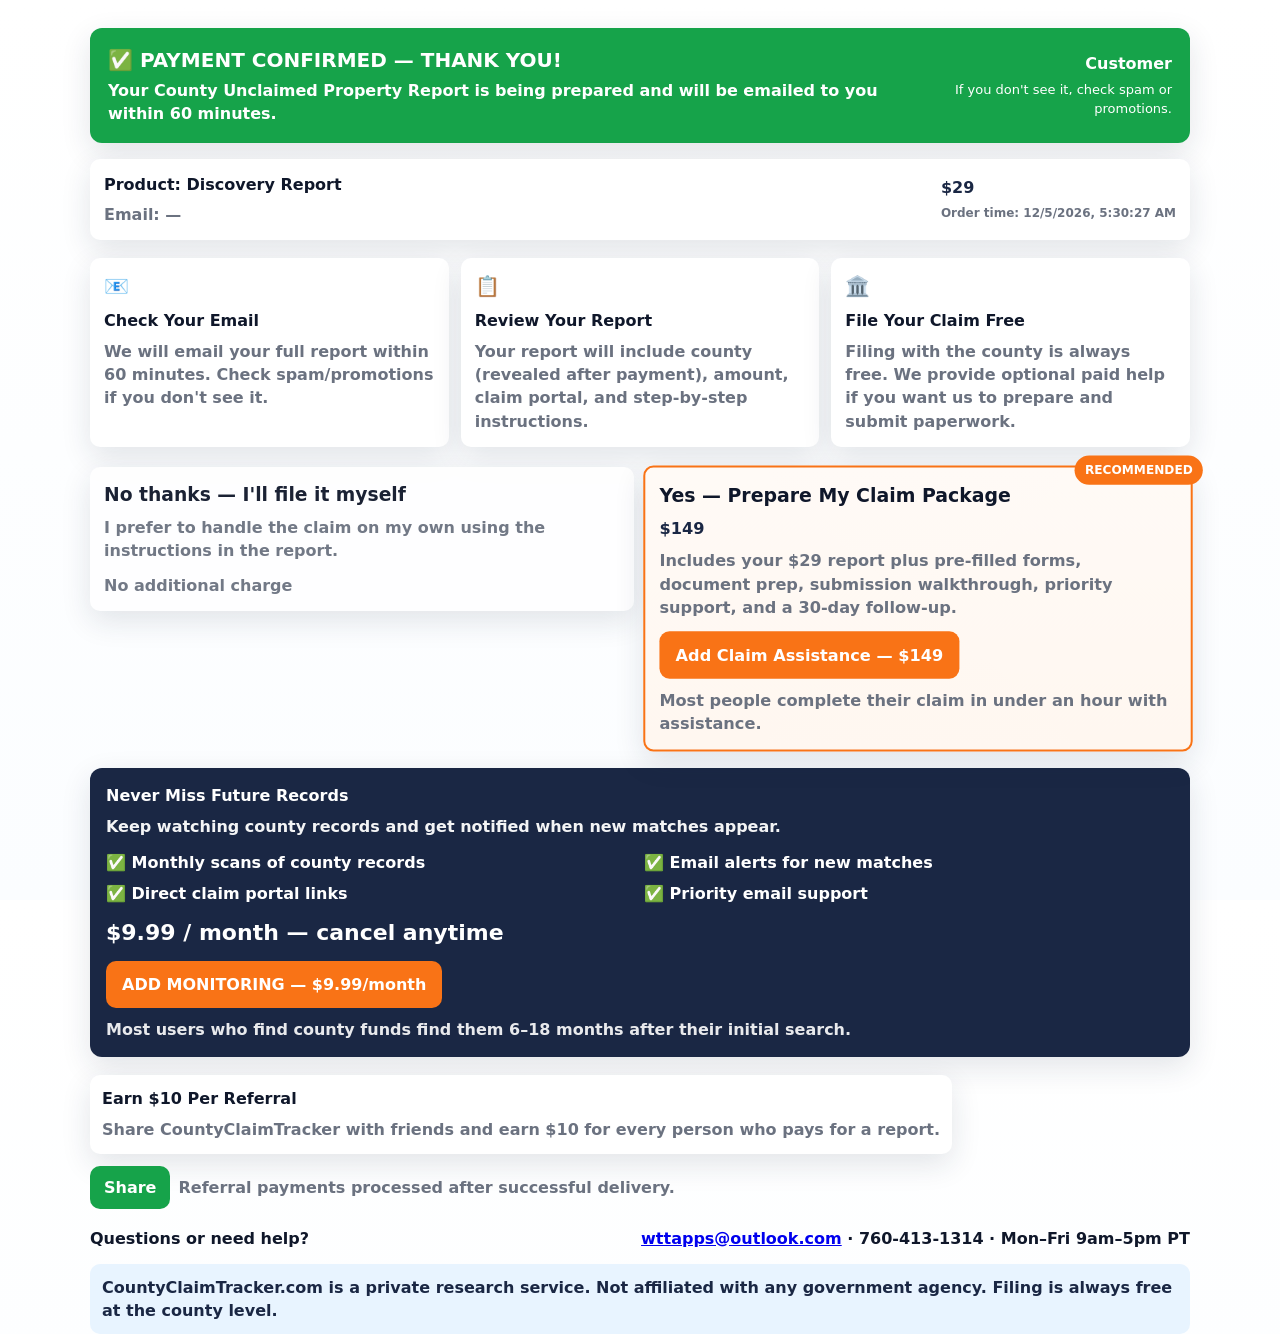
<file: thank_you.html>
<!doctype html>
<html lang="en">
<head>
  <meta charset="utf-8" />
  <meta name="viewport" content="width=device-width,initial-scale=1" />
  <title>Thank You — CountyClaimTracker</title>
  <meta name="description" content="Payment confirmed. Your CountyClaimTracker report is being prepared and will be emailed within 60 minutes." />
  <style>
    :root{
      --navy:#1a2744;
      --orange:#f97316;
      --green:#16a34a;
      --white:#ffffff;
      --gray:#f8fafc;
      --muted:#6b7280;
      --card-radius:12px;
      --max-width:1100px;
      --shadow: 0 10px 30px rgba(26,39,68,0.12);
      --cta-height:64px;
      --font-sans: "Inter", system-ui, -apple-system, "Segoe UI", Roboto, Arial;
    }
    html,body{height:100%;}
    body{
      margin:0;
      font-family:var(--font-sans);
      color:#0f172a;
      background:linear-gradient(180deg,#ffffff 0%, #fbfdff 100%);
      -webkit-font-smoothing:antialiased;
      -moz-osx-font-smoothing:grayscale;
      line-height:1.45;
    }
    .wrap{max-width:var(--max-width); margin:28px auto; padding:0 16px;}

    /* Confirmation banner */
    .confirm{
      background:var(--green);
      color:var(--white);
      padding:18px;
      border-radius:12px;
      box-shadow:var(--shadow);
      display:flex;
      gap:12px;
      align-items:center;
      justify-content:space-between;
    }
    .confirm h1{margin:0; font-size:20px; font-weight:900;}
    .confirm p{margin:4px 0 0; font-weight:800;}

    /* Order summary */
    .order{
      background:var(--white);
      padding:14px;
      border-radius:10px;
      box-shadow:var(--shadow);
      margin-top:16px;
      display:flex;
      gap:12px;
      align-items:center;
      justify-content:space-between;
    }
    .order .left{font-weight:900;}
    .order .right{font-weight:900; color:var(--navy);}

    /* Steps */
    .steps{display:flex; gap:12px; margin-top:18px; flex-wrap:wrap;}
    .step{flex:1; min-width:220px; background:var(--white); padding:14px; border-radius:10px; box-shadow:var(--shadow); font-weight:800;}
    .step .emoji{font-size:20px; margin-right:8px;}

    /* Upsell immediate */
    .upsell{display:grid; grid-template-columns:1fr 1fr; gap:12px; margin-top:20px; align-items:start;}
    .opt{background:var(--white); padding:14px; border-radius:10px; box-shadow:var(--shadow); font-weight:900;}
    .opt.small{opacity:0.95;}
    .opt.featured{background:linear-gradient(180deg,#fffaf6,#fff7f0); border:2px solid var(--orange); transform:scale(1.01); position:relative;}
    .badge{position:absolute; top:-12px; right:-12px; background:var(--orange); color:var(--white); padding:6px 10px; border-radius:999px; font-weight:900; font-size:12px;}
    .opt h3{margin:0 0 8px;}
    .opt p{margin:8px 0 0; color:var(--muted); font-weight:800;}

    .upsell .cta{
      display:inline-block;
      margin-top:12px;
      background:var(--orange);
      color:var(--white);
      padding:12px 16px;
      border-radius:10px;
      font-weight:900;
      text-decoration:none;
    }

    /* Monitoring upsell */
    .monitor{margin-top:18px; background:var(--navy); color:var(--white); padding:16px; border-radius:12px; box-shadow:var(--shadow);}
    .monitor h4{margin:0 0 8px;}
    .monitor .features{display:grid; grid-template-columns:repeat(2,1fr); gap:8px; margin-top:10px; font-weight:800;}
    .monitor .price{font-size:22px; font-weight:900; margin-top:12px;}
    .monitor .btn{display:inline-block; margin-top:12px; background:var(--orange); color:var(--white); padding:12px 16px; border-radius:10px; text-decoration:none; font-weight:900;}

    /* Referral */
    .referral{margin-top:18px; display:flex; gap:12px; align-items:center; justify-content:space-between; flex-wrap:wrap;}
    .referral .box{background:var(--white); padding:12px; border-radius:10px; box-shadow:var(--shadow); font-weight:900;}
    .share{background:var(--green); color:var(--white); padding:10px 14px; border-radius:10px; text-decoration:none; font-weight:900;}

    /* Contact & disclaimer */
    .contact{margin-top:18px; display:flex; gap:12px; align-items:center; justify-content:space-between; flex-wrap:wrap;}
    .disclaimer{margin-top:14px; background:#e8f4ff; padding:12px; border-radius:10px; color:var(--navy); font-weight:800;}

    /* Responsive */
    @media (max-width:900px){
      .upsell{grid-template-columns:1fr;}
      .steps{flex-direction:column;}
      .monitor .features{grid-template-columns:1fr;}
    }
  </style>
</head>
<body>
  <div class="wrap" id="page">
    <!-- SECTION 1: Confirmation Banner -->
    <div class="confirm" role="status" aria-live="polite">
      <div>
        <h1>✅ PAYMENT CONFIRMED — THANK YOU!</h1>
        <p>Your County Unclaimed Property Report is being prepared and will be emailed to you within 60 minutes.</p>
      </div>
      <div style="text-align:right;">
        <div style="font-weight:900;" id="thankName">—</div>
        <div style="font-size:13px; margin-top:6px;">If you don't see it, check spam or promotions.</div>
      </div>
    </div>

    <!-- Order summary -->
    <div class="order" id="orderSummary" aria-live="polite">
      <div class="left">
        <div id="orderProduct">Product: Discovery Report</div>
        <div id="orderEmail" style="font-weight:800; color:var(--muted); margin-top:6px;">Email: —</div>
      </div>
      <div class="right">
        <div id="orderAmount">$29</div>
        <div style="font-size:12px; color:var(--muted); margin-top:6px;" id="orderId">Confirmation: —</div>
      </div>
    </div>

    <!-- SECTION 2: What happens next -->
    <div class="steps" aria-label="What happens next">
      <div class="step">
        <div style="font-size:20px;">📧</div>
        <div style="font-weight:900; margin-top:8px;">Check Your Email</div>
        <div style="color:var(--muted); margin-top:8px; font-weight:800;">We will email your full report within 60 minutes. Check spam/promotions if you don't see it.</div>
      </div>
      <div class="step">
        <div style="font-size:20px;">📋</div>
        <div style="font-weight:900; margin-top:8px;">Review Your Report</div>
        <div style="color:var(--muted); margin-top:8px; font-weight:800;">Your report will include county (revealed after payment), amount, claim portal, and step-by-step instructions.</div>
      </div>
      <div class="step">
        <div style="font-size:20px;">🏛️</div>
        <div style="font-weight:900; margin-top:8px;">File Your Claim Free</div>
        <div style="color:var(--muted); margin-top:8px; font-weight:800;">Filing with the county is always free. We provide optional paid help if you want us to prepare and submit paperwork.</div>
      </div>
    </div>

    <!-- SECTION 3: Immediate Upsell -->
    <div class="upsell" aria-label="One question before your report arrives">
      <!-- Option A -->
      <div class="opt small" aria-hidden="false">
        <h3>No thanks — I'll file it myself</h3>
        <p style="margin-top:8px; color:var(--muted);">I prefer to handle the claim on my own using the instructions in the report.</p>
        <div style="margin-top:12px; font-weight:800; color:var(--muted);">No additional charge</div>
      </div>

      <!-- Option B (Featured) -->
      <div class="opt featured" aria-hidden="false">
        <div class="badge">RECOMMENDED</div>
        <h3>Yes — Prepare My Claim Package</h3>
        <div style="margin-top:8px; font-weight:900; color:var(--navy);">$149</div>
        <p style="margin-top:8px; color:var(--muted);">Includes your $29 report plus pre-filled forms, document prep, submission walkthrough, priority support, and a 30-day follow-up.</p>
        <a id="upsell149" class="cta" href="https://buy.stripe.com/6oU7sM9GB2qr1dB4xR6c00b" rel="noopener noreferrer">Add Claim Assistance — $149</a>
        <div style="margin-top:10px; color:var(--muted); font-weight:800;">Most people complete their claim in under an hour with assistance.</div>
      </div>
    </div>

    <!-- SECTION 4: Monitoring Upsell -->
    <div class="monitor" aria-label="Monitoring upsell">
      <h4>Never Miss Future Records</h4>
      <div style="font-weight:800; color:rgba(255,255,255,0.95); margin-top:6px;">Keep watching county records and get notified when new matches appear.</div>

      <div class="features" style="margin-top:12px;">
        <div>✅ Monthly scans of county records</div>
        <div>✅ Email alerts for new matches</div>
        <div>✅ Direct claim portal links</div>
        <div>✅ Priority email support</div>
      </div>

      <div class="price" style="margin-top:12px;">$9.99 / month — cancel anytime</div>
      <a id="addMonitor" class="btn" href="https://buy.stripe.com/14A6oIdWR4yz1dB7K36c008" rel="noopener noreferrer">ADD MONITORING — $9.99/month</a>
      <div class="small" style="margin-top:10px; color:rgba(255,255,255,0.9); font-weight:800;">Most users who find county funds find them 6–18 months after their initial search.</div>
    </div>

    <!-- SECTION 5: Referral -->
    <div class="referral" aria-label="Referral">
      <div class="box">
        <strong>Earn $10 Per Referral</strong>
        <div style="color:var(--muted); margin-top:8px; font-weight:800;">Share CountyClaimTracker with friends and earn $10 for every person who pays for a report.</div>
      </div>
      <div style="display:flex; gap:8px; align-items:center;">
        <a id="shareNow" class="share" href="#" role="button">Share</a>
        <div style="color:var(--muted); font-weight:800;">Referral payments processed after successful delivery.</div>
      </div>
    </div>

    <!-- SECTION 6: Contact -->
    <div class="contact" aria-label="Contact">
      <div style="font-weight:900;">Questions or need help?</div>
      <div style="font-weight:800;"><a href="mailto:wttapps@outlook.com">wttapps@outlook.com</a> · 760-413-1314 · Mon–Fri 9am–5pm PT</div>
    </div>

    <!-- SECTION 7: Disclaimer -->
    <div class="disclaimer" aria-live="polite">
      CountyClaimTracker.com is a private research service. Not affiliated with any government agency. Filing is always free at the county level.
    </div>
  </div>

  <script>
    (function(){
      // Replaceable constants (already provided)
      const STRIPE_LINK_149 = 'https://buy.stripe.com/6oU7sM9GB2qr1dB4xR6c00b';
      const STRIPE_LINK_MONTHLY = 'https://buy.stripe.com/14A6oIdWR4yz1dB7K36c008';
      const ADMIN_EMAIL = 'wttapps@outlook.com';

      // EmailJS placeholders: replace with your real values in production
      const EMAILJS_SERVICE_ID = ''; // e.g., 'service_xxx'
      const EMAILJS_TEMPLATE_ID = ''; // e.g., 'template_xxx'
      const EMAILJS_PUBLIC_KEY = ''; // e.g., 'user_xxx'

      // Utility: safe JSON parse from sessionStorage
      function safeParse(key){
        try{
          const raw = sessionStorage.getItem(key);
          if(!raw) return null;
          return JSON.parse(raw);
        }catch(e){
          return null;
        }
      }

      // Read order and customer info from sessionStorage (various keys used across pages)
      const order = safeParse('cct_order') || safeParse('cct_payment') || safeParse('cct_search_results') || safeParse('cct_search_results_v1') || null;
      const customerName = sessionStorage.getItem('cct_name') || (order && order.query ? ((order.query.first||'') + ' ' + (order.query.last||'')).trim() : '') || '';
      const customerEmail = sessionStorage.getItem('cct_email') || (order && order.email ? order.email : '') || '';
      const product = sessionStorage.getItem('cct_product') || (order && order.product ? order.product : 'Discovery Report') || 'Discovery Report';
      const amount = sessionStorage.getItem('cct_amount') || (order && order.amount ? order.amount : '$29') || '$29';
      const confirmationId = sessionStorage.getItem('cct_confirmation') || (order && order.confirmation ? order.confirmation : '') || '';

      // Populate UI
      document.getElementById('thankName').textContent = customerName ? customerName : 'Customer';
      document.getElementById('orderProduct').textContent = 'Product: ' + product;
      document.getElementById('orderEmail').textContent = 'Email: ' + (customerEmail || '—');
      document.getElementById('orderAmount').textContent = amount;
      document.getElementById('orderId').textContent = confirmationId ? ('Confirmation: ' + confirmationId) : ('Order time: ' + new Date().toLocaleString());

      // Wire upsell links (ensure they use provided constants)
      document.getElementById('upsell149').href = STRIPE_LINK_149;
      document.getElementById('addMonitor').href = STRIPE_LINK_MONTHLY;

      // Share button behavior (Web Share API or copy)
      document.getElementById('shareNow').addEventListener('click', function(e){
        e.preventDefault();
        const shareText = `I just used CountyClaimTracker to search county unclaimed property. Try it: https://CountyClaimTracker.com`;
        if(navigator.share){
          navigator.share({ title: 'CountyClaimTracker', text: shareText, url: 'https://CountyClaimTracker.com' }).catch(()=>{});
        } else if(navigator.clipboard){
          navigator.clipboard.writeText(shareText).then(()=>{ alert('Share link copied to clipboard'); }).catch(()=>{ prompt('Copy this link to share:', 'https://CountyClaimTracker.com'); });
        } else {
          prompt('Copy and share this link:', 'https://CountyClaimTracker.com');
        }
      });

      // Referral share (same as shareNow)
      document.getElementById('shareNow').addEventListener('click', function(){});

      // Send admin email on page load using EmailJS if configured; handle errors silently
      async function sendAdminNotification(){
        const subject = `✅ CCT Report Delivered — ${customerName || 'Customer'}`;
        const timestamp = new Date().toISOString();
        const bodyLines = [
          `Customer name: ${customerName || 'N/A'}`,
          `Customer email: ${customerEmail || 'N/A'}`,
          `Product: ${product}`,
          `Amount: ${amount}`,
          `Confirmation: ${confirmationId || 'N/A'}`,
          `Timestamp: ${timestamp}`,
          '',
          'This notification was generated by the thank-you page.'
        ];
        const body = bodyLines.join('\n');

        // Try EmailJS if configured
        try {
          if (typeof emailjs === 'undefined' && (EMAILJS_SERVICE_ID || EMAILJS_PUBLIC_KEY)) {
            // load EmailJS SDK dynamically
            await new Promise((resolve, reject) => {
              const s = document.createElement('script');
              s.src = 'https://cdn.emailjs.com/dist/email.min.js';
              s.onload = resolve;
              s.onerror = reject;
              document.head.appendChild(s);
            });
          }
        } catch (e) {
          // ignore load errors
        }

        try {
          if (typeof emailjs !== 'undefined' && EMAILJS_SERVICE_ID && EMAILJS_TEMPLATE_ID && EMAILJS_PUBLIC_KEY) {
            try {
              emailjs.init(EMAILJS_PUBLIC_KEY);
            } catch (e) {
              // ignore if already initialized
            }
            const templateParams = {
              to_email: ADMIN_EMAIL,
              subject: subject,
              message: body
            };
            await emailjs.send(EMAILJS_SERVICE_ID, EMAILJS_TEMPLATE_ID, templateParams);
            return;
          }
        } catch (err) {
          // silent
          console.warn('EmailJS send failed', err);
        }

        // Fallback: attempt to open a mailto in a new tab (best-effort, will require user action)
        try {
          const mailto = `mailto:${encodeURIComponent(ADMIN_EMAIL)}?subject=${encodeURIComponent(subject)}&body=${encodeURIComponent(body)}`;
          // open in background tab without stealing focus if possible
          const a = document.createElement('a');
          a.href = mailto;
          a.style.display = 'none';
          a.target = '_blank';
          document.body.appendChild(a);
          // Do not click automatically to avoid user disruption; instead, attempt a silent fetch to a logging endpoint if available (not implemented)
          // a.click();
          // remove anchor
          setTimeout(()=>{ try{ document.body.removeChild(a); }catch(e){} }, 1000);
        } catch (e) {
          // silent
        }
      }

      // Fire and forget
      try { sendAdminNotification(); } catch(e){ /* silent */ }

      // Defensive: store order info for later pages if not present
      try {
        const now = Date.now();
        const saved = {
          name: customerName,
          email: customerEmail,
          product: product,
          amount: amount,
          confirmation: confirmationId || ('cct-' + now),
          timestamp: now
        };
        if(!sessionStorage.getItem('cct_order')) sessionStorage.setItem('cct_order', JSON.stringify(saved));
      } catch(e){}

    })();
  </script>
</body>
</html>
</file>
<file: style.css>
/* GLOBAL PAGE STYLES */
body {
    margin: 0;
    padding: 0;
    font-family: Arial, sans-serif;
    background: #f7f7f7;
    color: #333;
}

/* NAVBAR */
.navbar {
    background: #003366;
    color: white;
    padding: 15px 20px;
    display: flex;
    justify-content: space-between;
    align-items: center;
}

.navbar .logo {
    font-size: 22px;
    font-weight: bold;
}

.navbar .nav-right a {
    color: white;
    text-decoration: none;
    margin-left: 20px;
    font-size: 16px;
}

.navbar .nav-right a:hover {
    text-decoration: underline;
}

/* PAGE CONTAINER */
.page-container {
    max-width: 800px;
    margin: 40px auto;
    background: white;
    padding: 30px;
    border-radius: 8px;
    box-shadow: 0 0 10px rgba(0,0,0,0.1);
}

/* HEADERS */
h1 {
    margin-top: 0;
    color: #003366;
}

/* SEARCH BOX */
.search-box {
    margin: 20px 0;
    display: flex;
    gap: 10px;
}

.search-box input {
    flex: 1;
    padding: 12px;
    font-size: 16px;
    border: 2px solid #ccc;
    border-radius: 6px;
}

.search-box button {
    padding: 12px 20px;
    font-size: 16px;
    background: #003366;
    color: white;
    border: none;
    border-radius: 6px;
    cursor: pointer;
}

.search-box button:hover {
    background: #0055aa;
}

/* RESULTS */
#results {
    margin-top: 30px;
}

/* RESULT CARDS */
.result-card {
    background: #eef4ff;
    border-left: 5px solid #003366;
    padding: 15px;
    margin-bottom: 15px;
    border-radius: 6px;
}

.result-card p {
    margin: 5px 0;
    font-size: 16px;
}

.result-card strong {
    color: #003366;
}
/* ADMIN GRID */
.admin-grid {
    display: grid;
    grid-template-columns: repeat(auto-fit, minmax(250px, 1fr));
    gap: 20px;
    margin-top: 30px;
}

.admin-card {
    background: #eef4ff;
    border-left: 5px solid #003366;
    padding: 20px;
    border-radius: 6px;
}

.admin-card h2 {
    margin-top: 0;
    color: #003366;
}

.admin-card p {
    margin: 10px 0 20px;
}

.admin-card button {
    padding: 10px 15px;
    background: #003366;
    color: white;
    border: none;
    border-radius: 6px;
    cursor: not-allowed;
    opacity: 0.6;
}
/* PRICING GRID */
.pricing-grid {
    display: grid;
    grid-template-columns: repeat(auto-fit, minmax(260px, 1fr));
    gap: 25px;
    margin-top: 30px;
}

.pricing-card {
    background: #eef4ff;
    border-left: 5px solid #003366;
    padding: 20px;
    border-radius: 6px;
}

.pricing-card h2 {
    margin-top: 0;
    color: #003366;
}

.pricing-card .price {
    font-size: 24px;
    font-weight: bold;
    margin: 10px 0 20px;
    color: #003366;
}

.pricing-card ul {
    padding-left: 20px;
    margin-bottom: 20px;
}

.pricing-card ul li {
    margin-bottom: 8px;
}

.primary-btn {
    display: inline-block;
    padding: 12px 20px;
    background: #003366;
    color: white;
    text-decoration: none;
    border-radius: 6px;
}

.primary-btn:hover {
    background: #0055aa;
}

/* CHECKOUT CARD */
.checkout-card {
    background: #eef4ff;
    border-left: 5px solid #003366;
    padding: 20px;
    border-radius: 6px;
    margin-bottom: 20px;
}

.checkout-card h2 {
    margin-top: 0;
    color: #003366;
}

.checkout-card p {
    margin: 8px 0;
}
.page-container h1 {
    color: #003366;
    margin-bottom: 10px;
}

.page-container p {
    font-size: 16px;
    line-height: 1.5;
}
#returnStatus {
    font-size: 16px;
    line-height: 1.5;
}
/* LEAD CARDS */
.lead-card {
    background: #eef4ff;
    border-left: 5px solid #003366;
    padding: 20px;
    border-radius: 6px;
    margin-bottom: 20px;
}

.lead-card p {
    margin: 6px 0;
}

.small-btn {
    padding: 8px 12px;
    font-size: 14px;
    margin-top: 10px;
}
#globalLoading {
    font-size: 14px;
    letter-spacing: 0.3px;
}
.small-btn {
    padding: 8px 12px;
    font-size: 14px;
    margin-top: 10px;
}
/* SEARCH RESULT CARDS */
.result-card {
    background: #eef4ff;
    border-left: 5px solid #003366;
    padding: 20px;
    border-radius: 6px;
    margin-bottom: 20px;
}

.result-card p {
    margin: 6px 0;
}

.small-btn {
    padding: 8px 12px;
    font-size: 14px;
    margin-top: 10px;
}
/* SEARCH FORM */
.search-form {
    display: flex;
    gap: 10px;
    margin-top: 20px;
}

.search-form input {
    flex: 1;
    padding: 12px;
    border: 1px solid #ccc;
    border-radius: 6px;
    font-size: 16px;
}

.results-container {
    margin-top: 30px;
}
</file>
